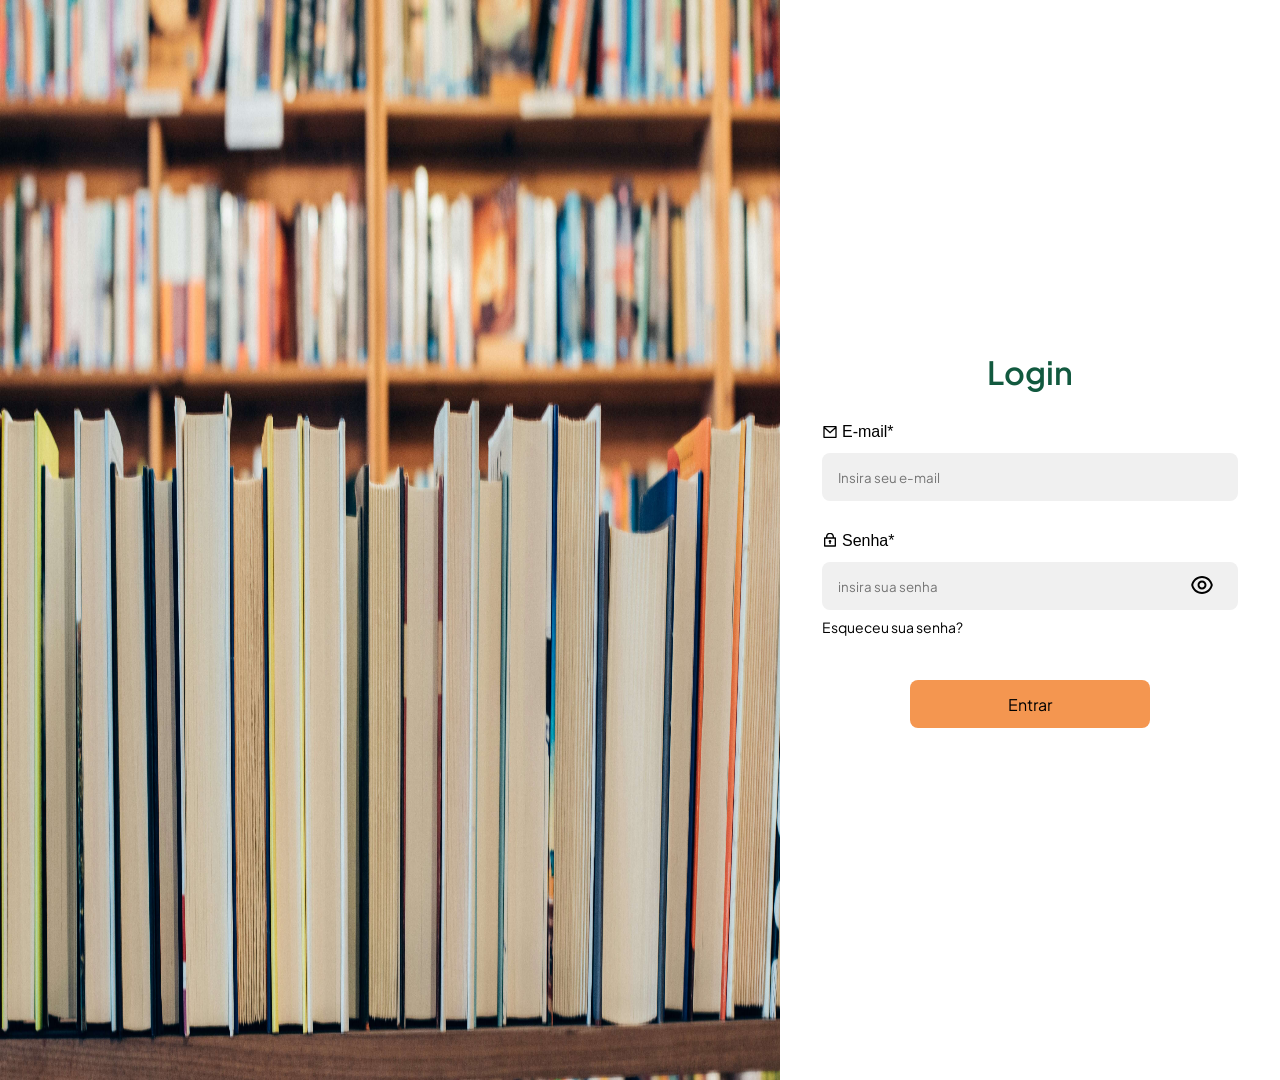
<file: index.html>
<!DOCTYPE html>
<html lang="en">
<head>
  <meta charset="utf-8" />
  <link rel="stylesheet" href="style.css">
  <link rel="preconnect" href="https://fonts.googleapis.com">
  <link rel="preconnect" href="https://fonts.gstatic.com" crossorigin>
  <link href="https://fonts.googleapis.com/css2?family=Plus+Jakarta+Sans:ital,wght@0,200..800;1,200..800&display=swap" rel="stylesheet"></link> 
  <title>SISEP</title>
</head>
<body>
  <div class="tela">
    <img class="imagemdefundo" src="livros.jpg" />
    <div class="coluna">
      <div class="titulologin">Login</div>
      <div class="caixa1">
        <form class="login-form" action="login.php" method="POST">
        <div class="tituloemail">
          <div class="email" ></div>
          E-mail*</div>
          <input type="email" name="email" id="e-mail" placeholder="Insira seu e-mail" required>
      </div>
      <div class="caixa2">
          <div class="titulosenha">Senha*</div>
        <section>          
        <div class="senha" ></div>
        <input type="password" name="senha" id="senha" placeholder="insira sua senha" minlength="8" required>
          <div id="icon" onclick="showHide()"></div>
        </section>
        <div class="esqueceusenha"><a href="senha.html">Esqueceu sua senha?</a></div>
      </div>
        <div class="botaoentrar">
            <input type="submit" name="entrar" id="entrar" value="Entrar">
        </div>
    </form>
  </div>
  <script src="script.js"></script>
</body>
</html>
</file>
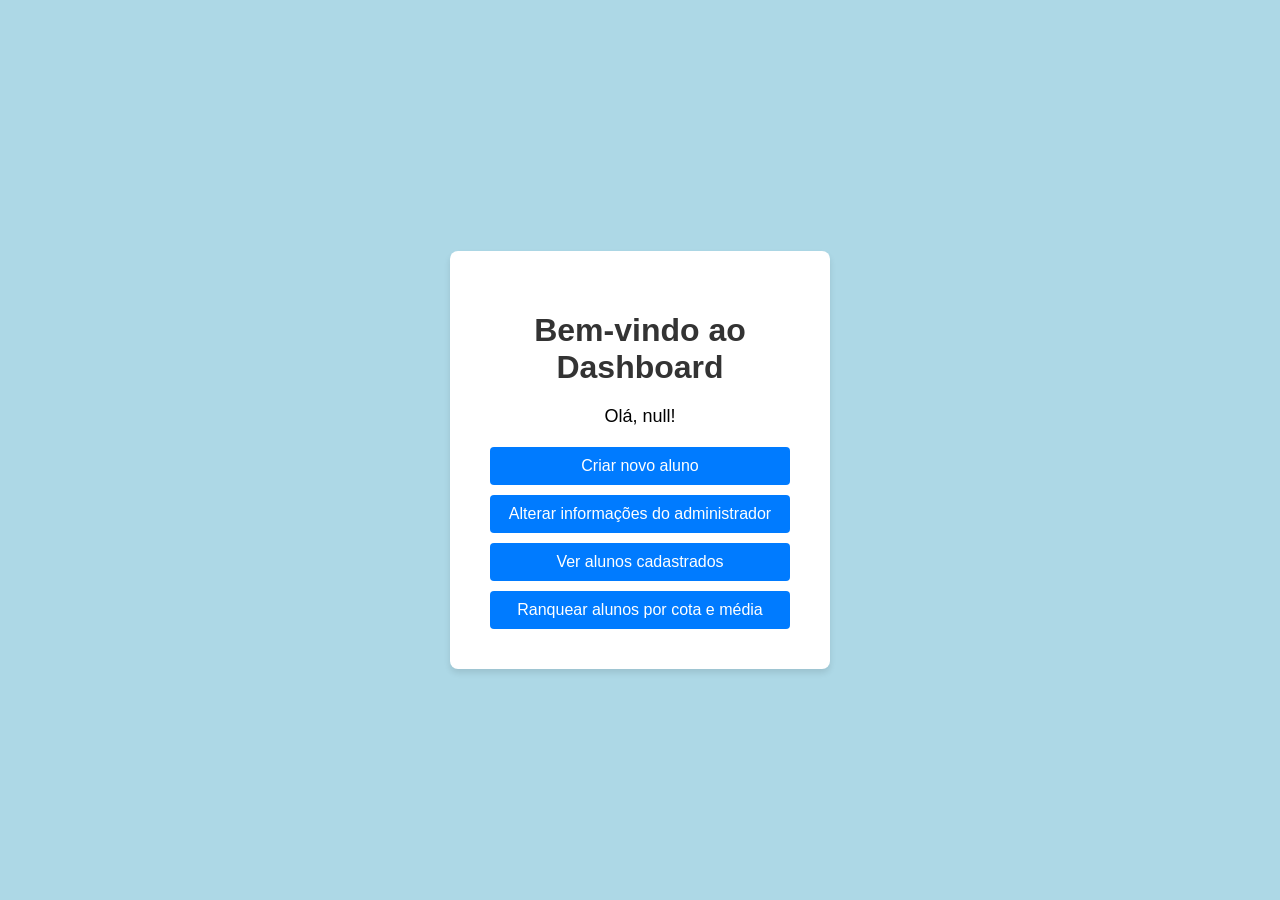
<file: dashboard.html>
<!DOCTYPE html>
<html lang="en">
<head>
    <meta charset="UTF-8">
    <meta name="viewport" content="width=device-width, initial-scale=1.0">
    <title>Dashboard</title>
    <style>
        body {
            background-color: #add8e6;
            font-family: Arial, sans-serif;
            margin: 0;
            padding: 0;
            display: flex;
            justify-content: center;
            align-items: center;
            height: 100vh;
        }
        .dashboard-container {
            background-color: #ffffff;
            border-radius: 8px;
            box-shadow: 0 4px 6px rgba(0, 0, 0, 0.1);
            padding: 40px;
            width: 300px;
            text-align: center;
            margin-top: 20px;
        }
        .dashboard-container h1 {
            color: #333333;
            margin-bottom: 20px;
        }
        .dashboard-container #welcome-message {
            margin-bottom: 20px;
            font-size: 18px;
        }
        .dashboard-container a {
            display: block;
            margin-top: 10px;
            text-decoration: none;
            background-color: #007bff;
            color: #ffffff;
            padding: 10px;
            border-radius: 4px;
            transition: background-color 0.3s ease;
        }
        .dashboard-container a:hover {
            background-color: #0056b3;
        }
    </style>
</head>
<body>
    <div class="dashboard-container">
        <h1>Bem-vindo ao Dashboard</h1>
        <p id="welcome-message"></p>
        <a href="step1.html">Criar novo aluno</a>
        <a href="novo_adm.html">Alterar informações do administrador</a>
        <a href="ver_alunos.php">Ver alunos cadastrados</a>
        <a href="ranquear_alunos.php">Ranquear alunos por cota e média</a>
    </div>

    <script>
        window.onload = function() {
            const urlParams = new URLSearchParams(window.location.search);
            const nome = urlParams.get('nome');

            document.getElementById("welcome-message").innerText = "Olá, " + nome + "!";
        }
    </script>
</body>
</html>
</file>
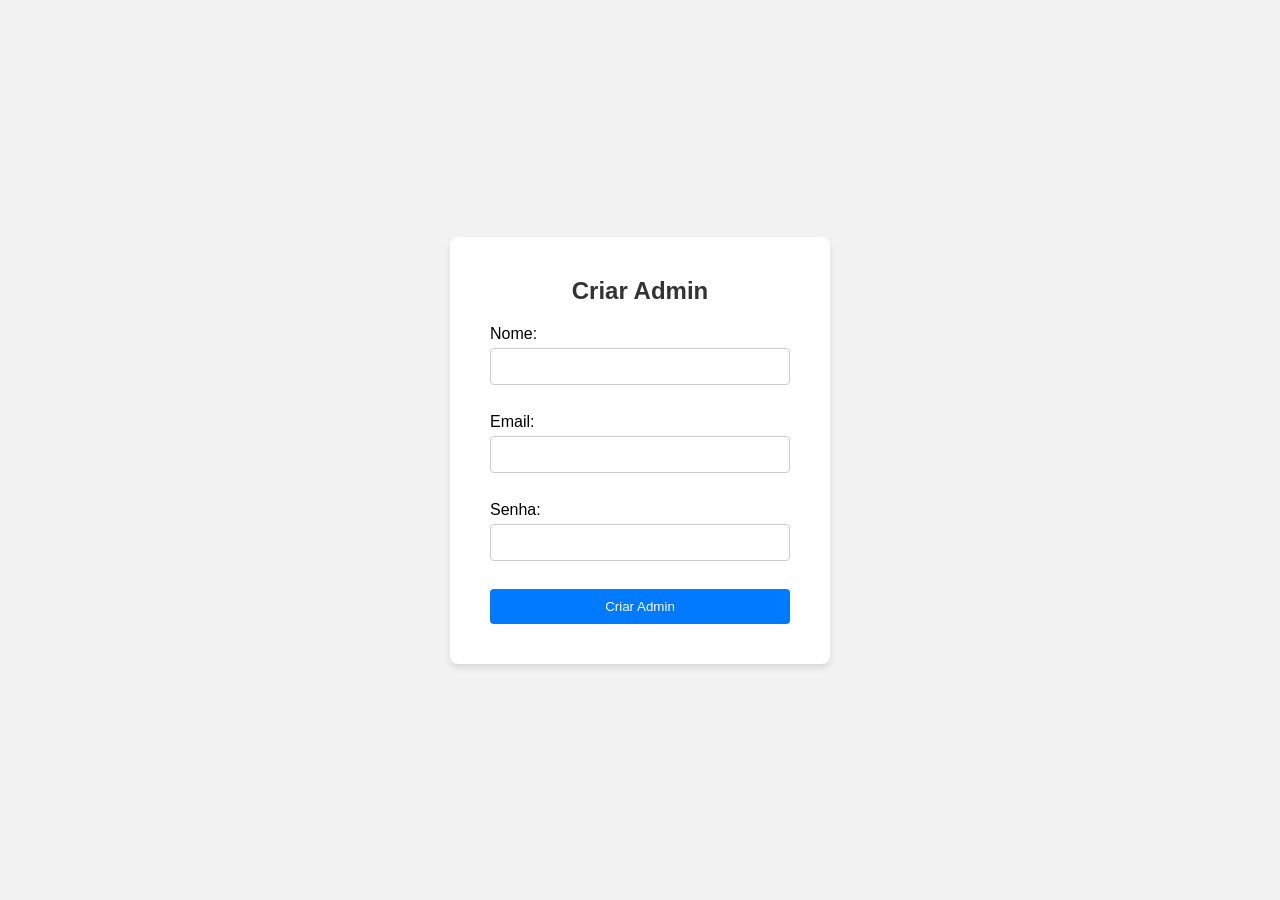
<file: novo_adm.html>
<!DOCTYPE html>
<html lang="en">
<head>
    <meta charset="UTF-8">
    <meta name="viewport" content="width=device-width, initial-scale=1.0">
    <title>Criar Admin</title>
    <style>
        body {
            font-family: Arial, sans-serif;
            background-color: #f2f2f2;
            margin: 0;
            padding: 0;
            display: flex;
            justify-content: center;
            align-items: center;
            min-height: 100vh;
        }
        
        .container {
            background-color: #fff;
            border-radius: 8px;
            box-shadow: 0 4px 6px rgba(0, 0, 0, 0.1);
            padding: 40px;
            width: 300px;
            text-align: center;
        }
        
        h2 {
            margin-top: 0;
            color: #333333;
            margin-bottom: 20px;
        }
        
        label {
            display: block;
            text-align: left;
            margin-bottom: 5px;
        }
        
        input[type="text"],
        input[type="email"],
        input[type="password"] {
            width: 100%;
            padding: 10px;
            margin-bottom: 10px;
            border-radius: 4px;
            border: 1px solid #ccc;
            box-sizing: border-box;
        }
        
        input[type="submit"] {
            width: 100%;
            padding: 10px;
            border: none;
            border-radius: 4px;
            background-color: #007bff;
            color: #fff;
            cursor: pointer;
            transition: background-color 0.3s ease;
        }
        
        input[type="submit"]:hover {
            background-color: #0056b3;
        }
    </style>
</head>
<body>
    <div class="container">
        <h2>Criar Admin</h2>
        <form action="inserir_admin.php" method="post">
            <label for="nome">Nome:</label>
            <input type="text" id="nome" name="nome" required><br><br>
            <label for="email">Email:</label>
            <input type="email" id="email" name="email" required><br><br>
            <label for="senha">Senha:</label>
            <input type="password" id="senha" name="senha" required><br><br>
            <input type="submit" value="Criar Admin">
        </form>
    </div>
</body>
</html>
</file>
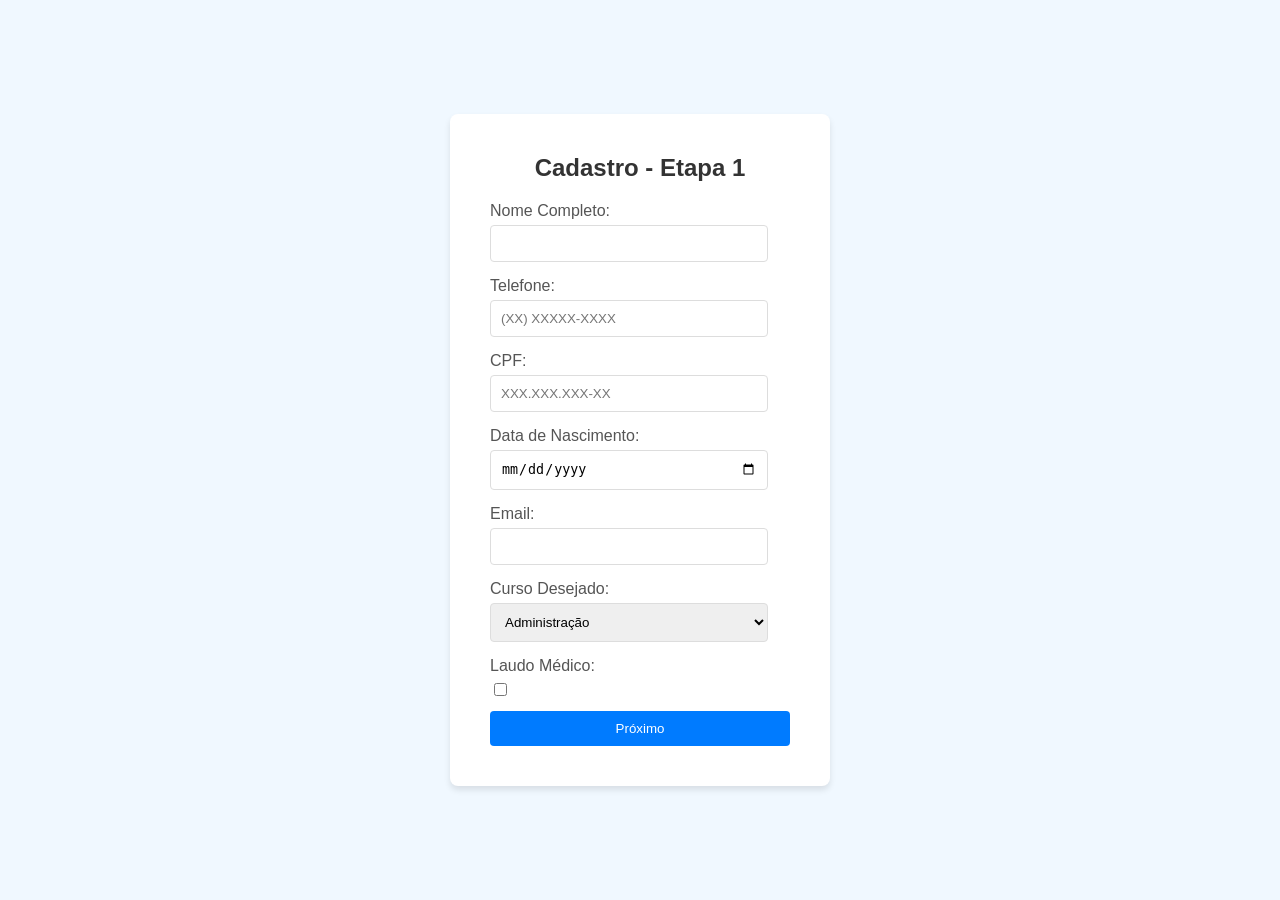
<file: step1.html>
<!DOCTYPE html>
<html lang="pt-br">
<head>
    <meta charset="UTF-8">
    <meta name="viewport" content="width=device-width, initial-scale=1.0">
    <title>Cadastro - Etapa 1</title>
    <style>
        body {
            background-color: #f0f8ff; /* LightSkyBlue */
            font-family: Arial, sans-serif;
            margin: 0;
            padding: 0;
            display: flex;
            justify-content: center;
            align-items: center;
            height: 100vh;
        }
        .cadastro-container {
            background-color: #ffffff;
            border-radius: 8px;
            box-shadow: 0 4px 6px rgba(0, 0, 0, 0.1);
            padding: 40px;
            width: 300px;
        }
        .cadastro-container h2 {
            margin-top: 0;
            text-align: center;
            color: #333333;
        }
        .cadastro-form {
            margin-top: 20px;
        }
        .cadastro-form label {
            display: block;
            margin-bottom: 5px;
            color: #555555;
        }
        .cadastro-form input[type="text"],
        .cadastro-form input[type="tel"],
        .cadastro-form input[type="date"],
        .cadastro-form input[type="email"],
        .cadastro-form select {
            width: calc(100% - 22px); /* Considerando a largura do padding (10px em cada lado) e da borda (1px em cada lado) */
            padding: 10px;
            margin-bottom: 15px;
            border: 1px solid #dddddd;
            border-radius: 4px;
            box-sizing: border-box;
        }
        .cadastro-form input[type="checkbox"] {
            margin-bottom: 15px;
        }
        .cadastro-form input[type="submit"] {
            width: 100%;
            padding: 10px;
            background-color: #007bff; /* Primary color */
            color: #ffffff;
            border: none;
            border-radius: 4px;
            cursor: pointer;
            transition: background-color 0.3s ease;
        }
        .cadastro-form input[type="submit"]:hover {
            background-color: #0056b3; /* Darker primary color */
        }
    </style>
</head>
<body>
    <div class="cadastro-container">
        <h2>Cadastro - Etapa 1</h2>
        <form class="cadastro-form" action="step1.php" method="POST">
            <label for="nome">Nome Completo:</label>
            <input type="text" id="nome" name="nome" required maxlength="100" oninput="formatarNome(this)"><br>
            <label for="telefone">Telefone:</label>
            <input type="tel" id="telefone" name="telefone" maxlength="15" placeholder="(XX) XXXXX-XXXX" oninput="formatarTelefone(this)"><br>
            <label for="cpf">CPF:</label>
            <input type="text" id="cpf" name="cpf" maxlength="14" placeholder="XXX.XXX.XXX-XX" oninput="formatarCPF(this)"><br>
            <label for="data_nascimento">Data de Nascimento:</label>
            <input type="date" id="data_nascimento" name="data_nascimento" required><br>
            <label for="email">Email:</label>
            <input type="email" id="email" name="email" required maxlength="100"><br>
            <label for="curso_desejado">Curso Desejado:</label>
            <select id="curso_desejado" name="curso_desejado">
                <option value="Administração">Administração</option>
                <option value="Fruticultura">Fruticultura</option>
                <option value="Finanças">Finanças</option>
                <option value="Desenvolvimento de Sistemas">Desenvolvimento de Sistemas</option>
            </select><br>
            <label for="laudo_medico">Laudo Médico:</label>
            <input type="checkbox" id="laudo_medico" name="laudo_medico"><br>
            <input type="submit" value="Próximo">
        </form>
    </div>
    <script>
        // Função para formatar o CPF (XXX.XXX.XXX-XX)
        function formatarCPF(campo) {
            var valor = campo.value.replace(/\D/g, ''); // Remove caracteres não numéricos
            var novoValor = '';
            if (valor.length <= 11) {
                if (valor.length < 4) {
                    novoValor = valor;
                } else if (valor.length < 7) {
                    novoValor = valor.substr(0, 3) + '.' + valor.substr(3);
                } else if (valor.length < 10) {
                    novoValor = valor.substr(0, 3) + '.' + valor.substr(3, 3) + '.' + valor.substr(6);
                } else {
                    novoValor = valor.substr(0, 3) + '.' + valor.substr(3, 3) + '.' + valor.substr(6, 3) + '-' + valor.substr(9);
                }
                campo.value = novoValor;
            } else {
                campo.value = campo.value.substr(0, 14);
            }
        }

        // Função para formatar o número de telefone ((XX) XXXXX-YYYY)
        function formatarTelefone(campo) {
            var valor = campo.value.replace(/\D/g, ''); // Remove caracteres não numéricos
            var novoValor = '';
            if (valor.length <= 11) {
                novoValor = '(' + valor.substr(0, 2) + ') ';
                if (valor.length > 2) {
                    novoValor += valor.substr(2, valor.length - 2);
                    if (valor.length > 7) {
                        novoValor = novoValor.substr(0, 10) + '-' + novoValor.substr(10);
                    }
                }
                campo.value = novoValor;
            } else {
                campo.value = campo.value.substr(0, 15);
            }
        }

        // Função para formatar o nome completo (primeira letra maiúscula)
        function formatarNome(campo) {
            var nome = campo.value.toLowerCase(); // Converte para minúsculas
            nome = nome.replace(/(?:^|\s)\S/g, function(a) { return a.toUpperCase(); }); // Primeiras letras maiúsculas
            campo.value = nome;
        }
    </script>
</body>
</html>
</file>
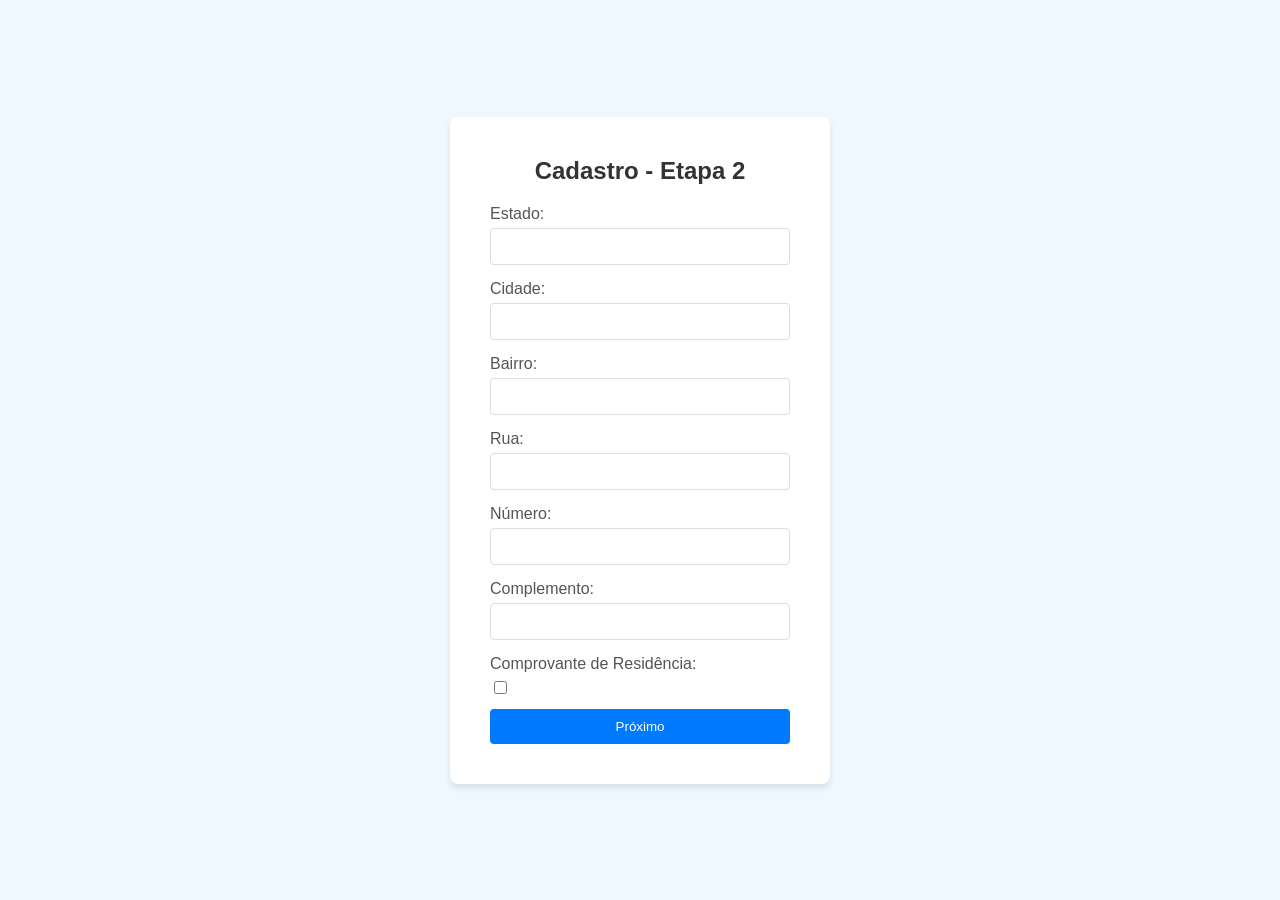
<file: step2.html>
<!DOCTYPE html>
<html lang="pt-br">
<head>
    <meta charset="UTF-8">
    <meta name="viewport" content="width=device-width, initial-scale=1.0">
    <title>Cadastro - Etapa 2</title>
    <style>
        body {
            background-color: #f0f8ff; /* LightSkyBlue */
            font-family: Arial, sans-serif;
            margin: 0;
            padding: 0;
            display: flex;
            justify-content: center;
            align-items: center;
            height: 100vh;
        }
        .cadastro-container {
            background-color: #ffffff;
            border-radius: 8px;
            box-shadow: 0 4px 6px rgba(0, 0, 0, 0.1);
            padding: 40px;
            width: 300px;
        }
        .cadastro-container h2 {
            margin-top: 0;
            text-align: center;
            color: #333333;
        }
        .cadastro-form {
            margin-top: 20px;
        }
        .cadastro-form label {
            display: block;
            margin-bottom: 5px;
            color: #555555;
        }
        .cadastro-form input[type="text"],
        .cadastro-form input[type="email"],
        .cadastro-form select {
            width: 100%;
            padding: 10px;
            margin-bottom: 15px;
            border: 1px solid #dddddd;
            border-radius: 4px;
            box-sizing: border-box;
        }
        .cadastro-form input[type="checkbox"] {
            margin-bottom: 15px;
        }
        .cadastro-form input[type="submit"] {
            width: 100%;
            padding: 10px;
            background-color: #007bff; /* Primary color */
            color: #ffffff;
            border: none;
            border-radius: 4px;
            cursor: pointer;
            transition: background-color 0.3s ease;
        }
        .cadastro-form input[type="submit"]:hover {
            background-color: #0056b3; /* Darker primary color */
        }
    </style>
</head>
<body>
    <div class="cadastro-container">
        <h2>Cadastro - Etapa 2</h2>
        <form class="cadastro-form" action="step2.php" method="POST">
            <!-- Campos para a segunda etapa do cadastro -->
            <label for="estado">Estado:</label>
            <input type="text" id="estado" name="estado" required maxlength="50"><br>
            <label for="cidade">Cidade:</label>
            <input type="text" id="cidade" name="cidade" required maxlength="50"><br>
            <label for="bairro">Bairro:</label>
            <input type="text" id="bairro" name="bairro" required maxlength="50"><br>
            <label for="rua">Rua:</label>
            <input type="text" id="rua" name="rua" required maxlength="100"><br>
            <label for="numero">Número:</label>
            <input type="text" id="numero" name="numero" required maxlength="10"><br>
            <label for="complemento">Complemento:</label>
            <input type="text" id="complemento" name="complemento" maxlength="100"><br>
            <label for="comprovante_residencia">Comprovante de Residência:</label>
            <input type="checkbox" id="comprovante_residencia" name="comprovante_residencia"><br>
            <input type="submit" value="Próximo">
        </form>
    </div>
</body>
</html>
</file>
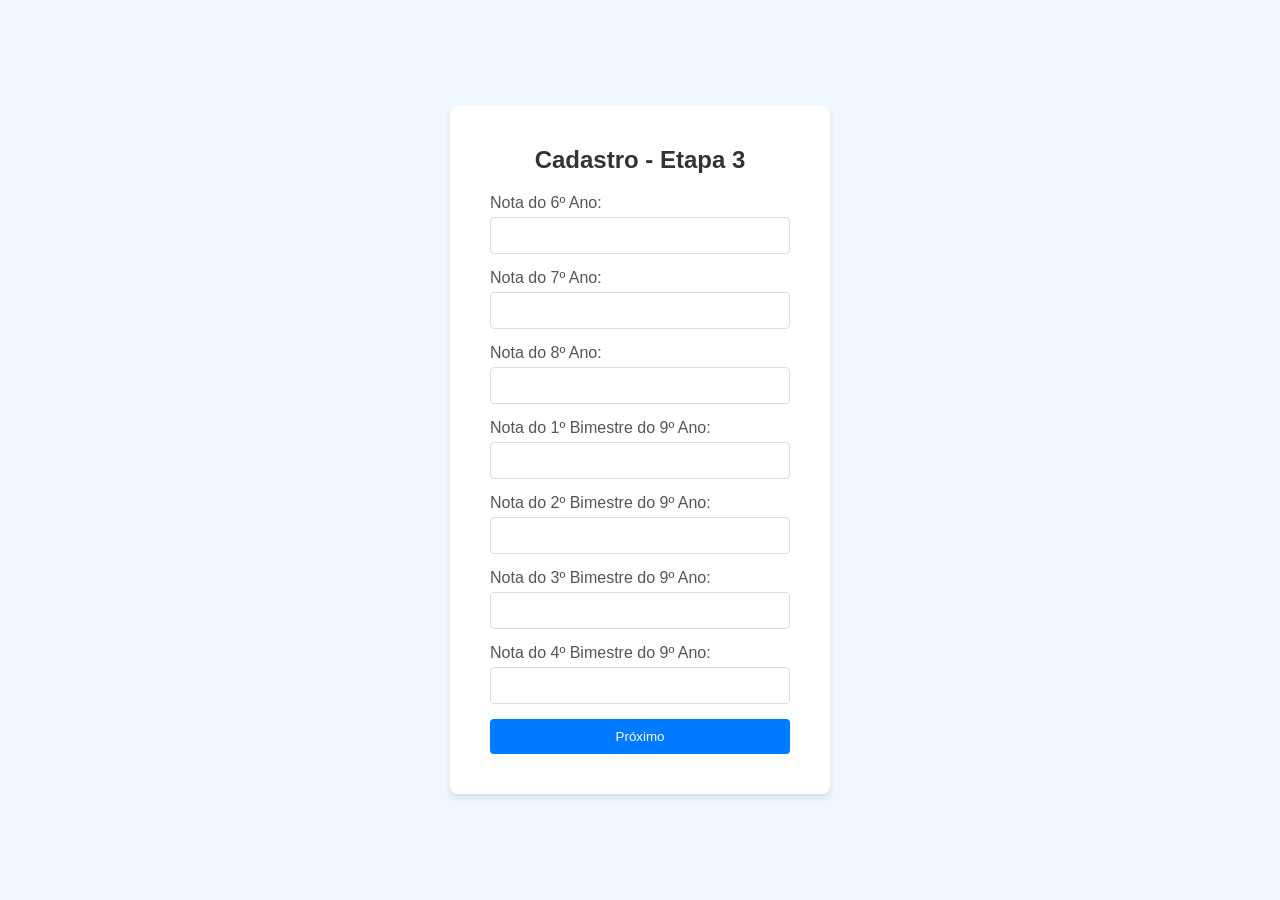
<file: step3.html>
<!DOCTYPE html>
<html lang="pt-br">
<head>
    <meta charset="UTF-8">
    <meta name="viewport" content="width=device-width, initial-scale=1.0">
    <title>Cadastro - Etapa 3</title>
    <style>
        body {
            background-color: #f0f8ff; /* LightSkyBlue */
            font-family: Arial, sans-serif;
            margin: 0;
            padding: 0;
            display: flex;
            justify-content: center;
            align-items: center;
            height: 100vh;
        }
        .cadastro-container {
            background-color: #ffffff;
            border-radius: 8px;
            box-shadow: 0 4px 6px rgba(0, 0, 0, 0.1);
            padding: 40px;
            width: 300px;
        }
        .cadastro-container h2 {
            margin-top: 0;
            text-align: center;
            color: #333333;
        }
        .cadastro-form {
            margin-top: 20px;
        }
        .cadastro-form label {
            display: block;
            margin-bottom: 5px;
            color: #555555;
        }
        .cadastro-form input[type="text"],
        .cadastro-form input[type="number"] {
            width: 100%;
            padding: 10px;
            margin-bottom: 15px;
            border: 1px solid #dddddd; /* Primary color */
            border-radius: 4px;
            box-sizing: border-box;
        }
        .cadastro-form input[type="number"]::-webkit-inner-spin-button,
        .cadastro-form input[type="number"]::-webkit-outer-spin-button {
            -webkit-appearance: none;
            margin: 0;
        }
        
        .cadastro-form input[type="submit"] {
            width: 100%;
            padding: 10px;
            background-color: #007bff; /* Primary color */
            color: #ffffff;
            border: none;
            border-radius: 4px;
            cursor: pointer;
            transition: background-color 0.3s ease;
        }
        .cadastro-form input[type="submit"]:hover {
            background-color: #0056b3; /* Darker primary color */
        }
    </style>
</head>
<body>
    <div class="cadastro-container">
        <h2>Cadastro - Etapa 3</h2>
        <form class="cadastro-form" action="step3.php" method="POST">
            <label for="nota_sexto">Nota do 6º Ano:</label>
            <input type="number" id="nota_sexto" name="nota_sexto" required min="0" max="10" step="0.01"><br>
            <label for="nota_setimo">Nota do 7º Ano:</label>
            <input type="number" id="nota_setimo" name="nota_setimo" required min="0" max="10" step="0.01"><br>
            <label for="nota_oitavo">Nota do 8º Ano:</label>
            <input type="number" id="nota_oitavo" name="nota_oitavo" required min="0" max="10" step="0.01"><br>
            <label for="nota_nonobim1">Nota do 1º Bimestre do 9º Ano:</label>
            <input type="number" id="nota_nonobim1" name="nota_nonobim1" required min="0" max="10" step="0.01"><br>
            <label for="nota_nonobim2">Nota do 2º Bimestre do 9º Ano:</label>
            <input type="number" id="nota_nonobim2" name="nota_nonobim2" required min="0" max="10" step="0.01"><br>
            <label for="nota_nonobim3">Nota do 3º Bimestre do 9º Ano:</label>
            <input type="number" id="nota_nonobim3" name="nota_nonobim3" required min="0" max="10" step="0.01"><br>
            <label for="nota_nonobim4">Nota do 4º Bimestre do 9º Ano:</label>
            <input type="number" id="nota_nonobim4" name="nota_nonobim4" min="0" max="10" step="0.01"><br>
            <input type="submit" value="Próximo">
        </form>
    </div>
</body>
</html>
</file>
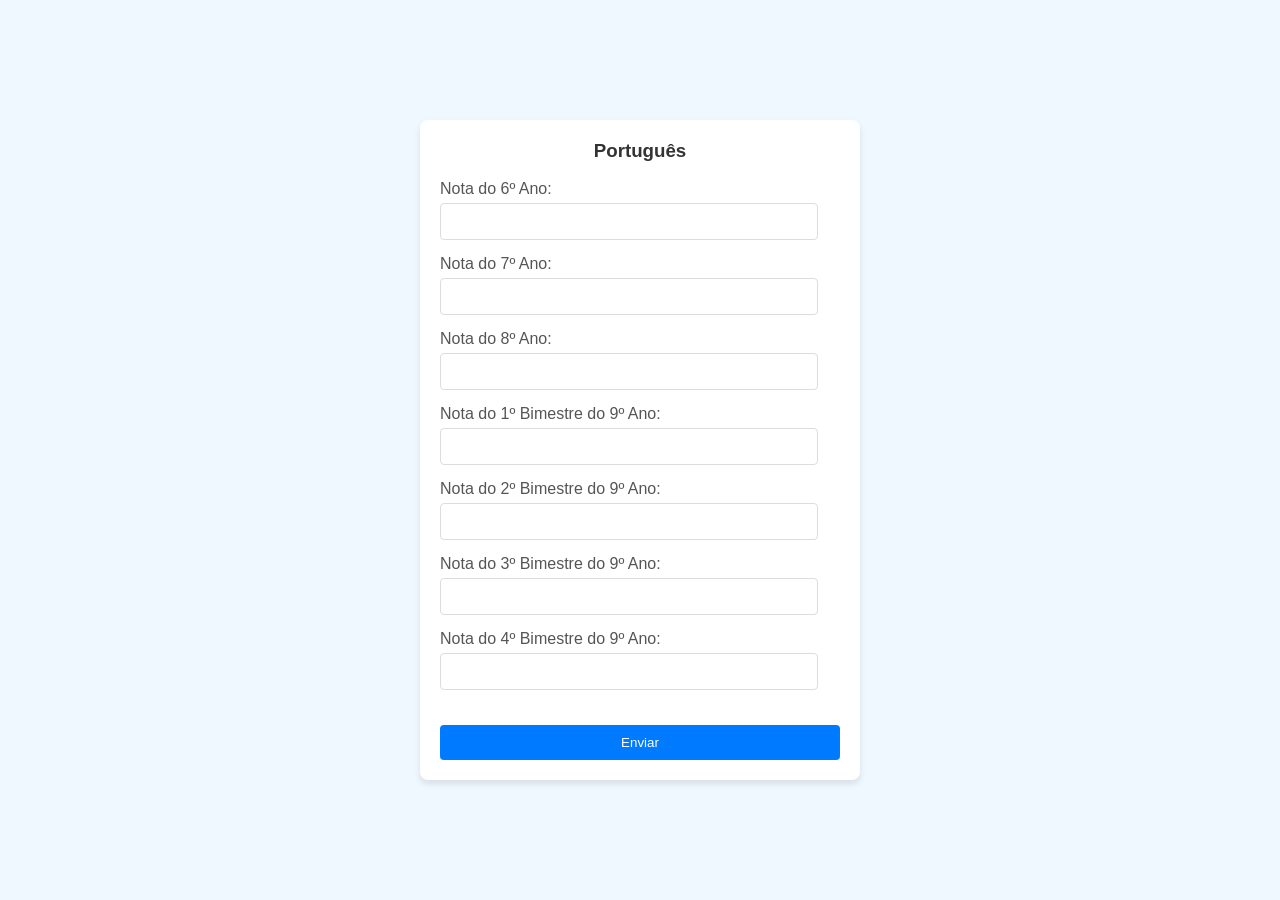
<file: step4.html>
<!DOCTYPE html>
<html lang="pt-br">
<head>
    <meta charset="UTF-8">
    <meta name="viewport" content="width=device-width, initial-scale=1.0">
    <title>Cadastro - Etapa 4</title>
    <style>
        body {
            background-color: #f0f8ff; /* LightSkyBlue */
            font-family: Arial, sans-serif;
            margin: 0;
            padding: 0;
            display: flex;
            justify-content: center;
            align-items: center;
            height: 100vh;
        }
        .cadastro-container {
            background-color: #ffffff;
            border-radius: 8px;
            box-shadow: 0 4px 6px rgba(0, 0, 0, 0.1);
            padding: 20px; /* Reduzido o padding */
            width: 400px; /* Reduzido a largura */
            display: flex;
            flex-direction: column; /* Organizado em coluna */
            align-items: center; /* Centralizado horizontalmente */
        }
        .cadastro-form {
            width: 100%; /* Definindo a largura de cada formulário para 100% */
            margin-bottom: 20px; /* Adiciona espaço entre os formulários */
        }
        .cadastro-form h3 {
            margin-top: 0;
            text-align: center;
            color: #333333;
        }
        .cadastro-form label {
            display: block;
            margin-bottom: 5px;
            color: #555555;
        }
        .cadastro-form input[type="number"] {
            width: calc(100% - 22px); /* Alterado para permitir a largura do botão de spin */
            padding: 10px;
            margin-bottom: 15px;
            border: 1px solid #dddddd; /* Primary color */
            border-radius: 4px;
            box-sizing: border-box;
        }
        .cadastro-form input[type="number"]::-webkit-inner-spin-button,
        .cadastro-form input[type="number"]::-webkit-outer-spin-button {
            -webkit-appearance: none;
            margin: 0;
        }
        #enviar-button {
            width: 100%; /* Largura igual ao formulário */
            padding: 10px;
            background-color: #007bff; /* Primary color */
            color: #ffffff;
            border: none;
            border-radius: 4px;
            cursor: pointer;
            transition: background-color 0.3s ease;
        }
        #enviar-button:hover {
            background-color: #0056b3; /* Darker primary color */
        }
    </style>
</head>
<body>
    <div class="cadastro-container">
        <form class="cadastro-form" action="step4.php" method="POST">
            <h3>Português</h3>
            <label for="nota_portugues_sexto">Nota do 6º Ano:</label>
            <input type="number" id="nota_portugues_sexto" name="nota_portugues_sexto" required min="0" max="10" step="0.01"><br>
            <label for="nota_portugues_setimo">Nota do 7º Ano:</label>
            <input type="number" id="nota_portugues_setimo" name="nota_portugues_setimo" required min="0" max="10" step="0.01"><br>
            <label for="nota_portugues_oitavo">Nota do 8º Ano:</label>
            <input type="number" id="nota_portugues_oitavo" name="nota_portugues_oitavo" required min="0" max="10" step="0.01"><br>
            <label for="nota_portugues_nonobim1">Nota do 1º Bimestre do 9º Ano:</label>
            <input type="number" id="nota_portugues_nonobim1" name="nota_portugues_nonobim1" required min="0" max="10" step="0.01"><br>
            <label for="nota_portugues_nonobim2">Nota do 2º Bimestre do 9º Ano:</label>
            <input type="number" id="nota_portugues_nonobim2" name="nota_portugues_nonobim2" required min="0" max="10" step="0.01"><br>
            <label for="nota_portugues_nonobim3">Nota do 3º Bimestre do 9º Ano:</label>
            <input type="number" id="nota_portugues_nonobim3" name="nota_portugues_nonobim3" required min="0" max="10" step="0.01"><br>
            <label for="nota_portugues_nonobim4">Nota do 4º Bimestre do 9º Ano:</label>
            <input type="number" id="nota_portugues_nonobim4" name="nota_portugues_nonobim4" min="0" max="10" step="0.01"><br>
        </form>
        <button id="enviar-button" type="submit">Enviar</button>
    </div>
</body>
</html>
</file>
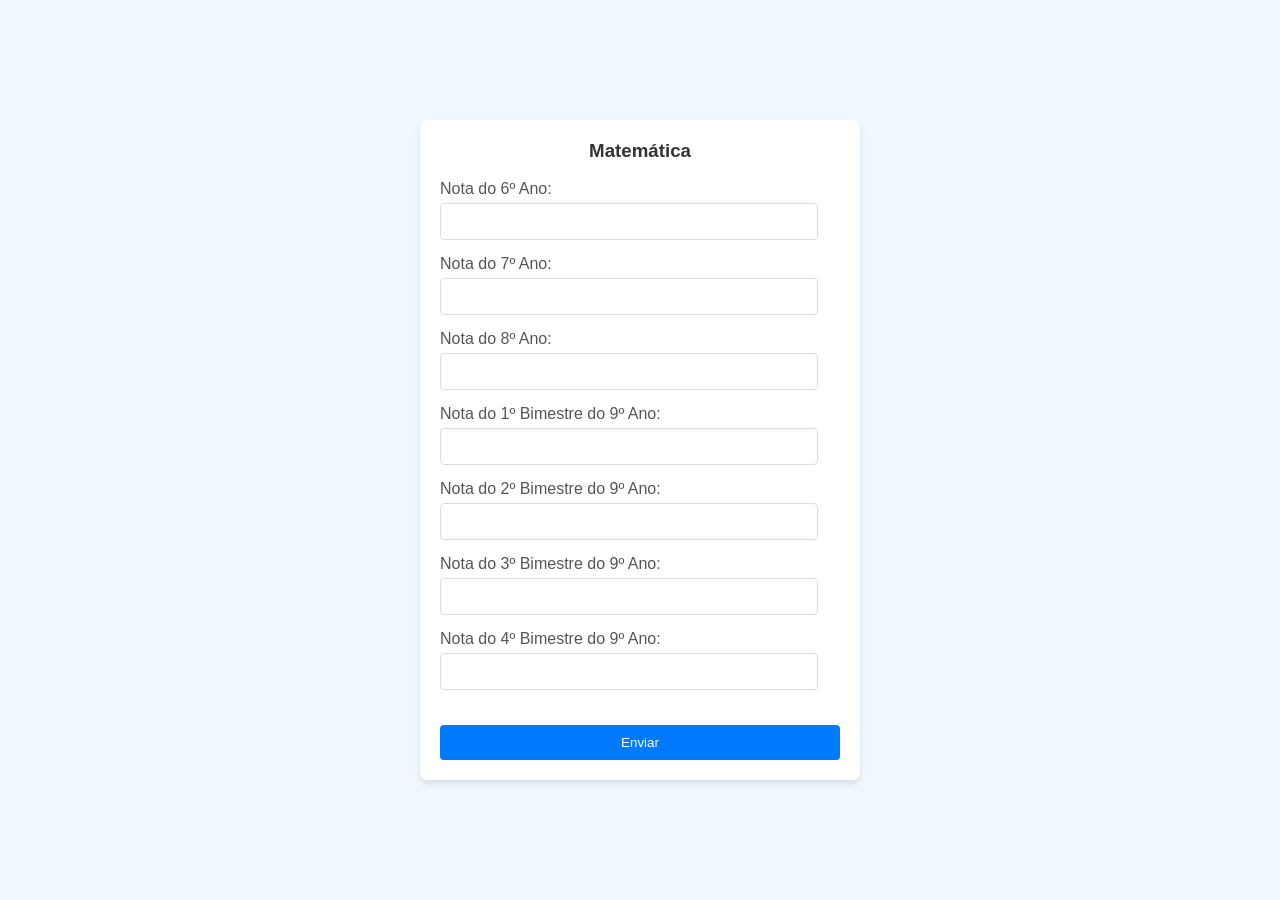
<file: step5.html>
<!DOCTYPE html>
<html lang="pt-br">
<head>
    <meta charset="UTF-8">
    <meta name="viewport" content="width=device-width, initial-scale=1.0">
    <title>Cadastro - Etapa 5</title>
    <style>
        body {
            background-color: #f0f8ff; /* LightSkyBlue */
            font-family: Arial, sans-serif;
            margin: 0;
            padding: 0;
            display: flex;
            justify-content: center;
            align-items: center;
            height: 100vh;
        }
        .cadastro-container {
            background-color: #ffffff;
            border-radius: 8px;
            box-shadow: 0 4px 6px rgba(0, 0, 0, 0.1);
            padding: 20px; /* Reduzido o padding */
            width: 400px; /* Reduzido a largura */
            display: flex;
            flex-direction: column; /* Organizado em coluna */
            align-items: center; /* Centralizado horizontalmente */
        }
        .cadastro-form {
            width: 100%; /* Definindo a largura de cada formulário para 100% */
            margin-bottom: 20px; /* Adiciona espaço entre os formulários */
        }
        .cadastro-form h3 {
            margin-top: 0;
            text-align: center;
            color: #333333;
        }
        .cadastro-form label {
            display: block;
            margin-bottom: 5px;
            color: #555555;
        }
        .cadastro-form input[type="number"] {
            width: calc(100% - 22px); /* Alterado para permitir a largura do botão de spin */
            padding: 10px;
            margin-bottom: 15px;
            border: 1px solid #dddddd; /* Primary color */
            border-radius: 4px;
            box-sizing: border-box;
        }
        .cadastro-form input[type="number"]::-webkit-inner-spin-button,
        .cadastro-form input[type="number"]::-webkit-outer-spin-button {
            -webkit-appearance: none;
            margin: 0;
        }
        #enviar-button {
            width: 100%; /* Largura igual ao formulário */
            padding: 10px;
            background-color: #007bff; /* Primary color */
            color: #ffffff;
            border: none;
            border-radius: 4px;
            cursor: pointer;
            transition: background-color 0.3s ease;
        }
        #enviar-button:hover {
            background-color: #0056b3; /* Darker primary color */
        }
    </style>
</head>
<body>
    <div class="cadastro-container">
        <form class="cadastro-form" action="step4.php" method="POST">
            <h3>Matemática</h3>
            <label for="nota_matematica_sexto">Nota do 6º Ano:</label>
            <input type="number" id="nota_matematica_sexto" name="nota_matematica_sexto" required min="0" max="10" step="0.01"><br>
            <label for="nota_matematica_setimo">Nota do 7º Ano:</label>
            <input type="number" id="nota_matematica_setimo" name="nota_matematica_setimo" required min="0" max="10" step="0.01"><br>
            <label for="nota_matematica_oitavo">Nota do 8º Ano:</label>
            <input type="number" id="nota_matematica_oitavo" name="nota_matematica_oitavo" required min="0" max="10" step="0.01"><br>
            <label for="nota_matematica_nonobim1">Nota do 1º Bimestre do 9º Ano:</label>
            <input type="number" id="nota_matematica_nonobim1" name="nota_matematica_nonobim1" required min="0" max="10" step="0.01"><br>
            <label for="nota_matematica_nonobim2">Nota do 2º Bimestre do 9º Ano:</label>
            <input type="number" id="nota_matematica_nonobim2" name="nota_matematica_nonobim2" required min="0" max="10" step="0.01"><br>
            <label for="nota_matematica_nonobim3">Nota do 3º Bimestre do 9º Ano:</label>
            <input type="number" id="nota_matematica_nonobim3" name="nota_matematica_nonobim3" required min="0" max="10" step="0.01"><br>
            <label for="nota_matematica_nonobim4">Nota do 4º Bimestre do 9º Ano:</label>
            <input type="number" id="nota_matematica_nonobim4" name="nota_matematica_nonobim4" min="0" max="10" step="0.01"><br>
        </form>
        <button id="enviar-button" type="submit">Enviar</button>
    </div>
</body>
</html>
</file>
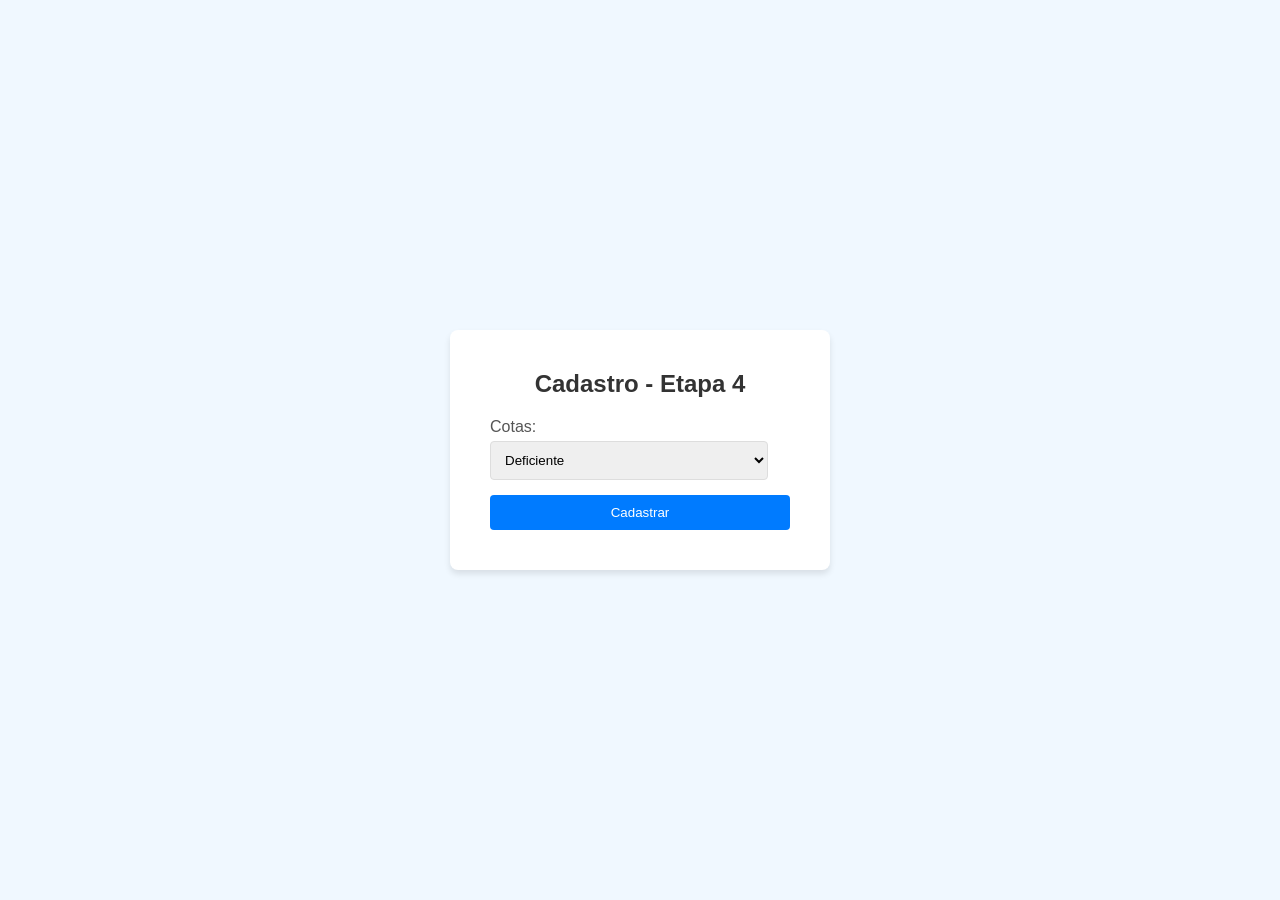
<file: step6.html>
<!DOCTYPE html>
<html lang="pt-br">
<head>
    <meta charset="UTF-8">
    <meta name="viewport" content="width=device-width, initial-scale=1.0">
    <title>Cadastro - Etapa 4</title>
    <style>
        body {
            background-color: #f0f8ff; /* LightSkyBlue */
            font-family: Arial, sans-serif;
            margin: 0;
            padding: 0;
            display: flex;
            justify-content: center;
            align-items: center;
            height: 100vh;
        }
        .cadastro-container {
            background-color: #ffffff;
            border-radius: 8px;
            box-shadow: 0 4px 6px rgba(0, 0, 0, 0.1);
            padding: 40px;
            width: 300px;
        }
        .cadastro-container h2 {
            margin-top: 0;
            text-align: center;
            color: #333333;
        }
        .cadastro-form {
            margin-top: 20px;
        }
        .cadastro-form label {
            display: block;
            margin-bottom: 5px;
            color: #555555;
        }
        .cadastro-form select {
            width: calc(100% - 22px); /* Considerando a largura do padding (10px em cada lado) e da borda (1px em cada lado) */
            padding: 10px;
            margin-bottom: 15px;
            border: 1px solid #dddddd;
            border-radius: 4px;
            box-sizing: border-box;
        }
        .cadastro-form input[type="submit"] {
            width: 100%;
            padding: 10px;
            background-color: #007bff; /* Primary color */
            color: #ffffff;
            border: none;
            border-radius: 4px;
            cursor: pointer;
            transition: background-color 0.3s ease;
        }
        .cadastro-form input[type="submit"]:hover {
            background-color: #0056b3; /* Darker primary color */
        }
    </style>
</head>
<body>
    <div class="cadastro-container">
        <h2>Cadastro - Etapa 4</h2>
        <form class="cadastro-form" action="step5.php" method="POST">
            <label for="cotas">Cotas:</label>
            <select id="cotas" name="cotas">
                <option value="Deficiente">Deficiente</option>
                <option value="Escola Privada">Escola Privada</option>
                <option value="Localidade">Localidade</option>
                <option value="Ampla Concorrência">Ampla Concorrência</option>
            </select><br>
            <input type="submit" value="Cadastrar">
        </form>
    </div>
</body>
</html>
</file>
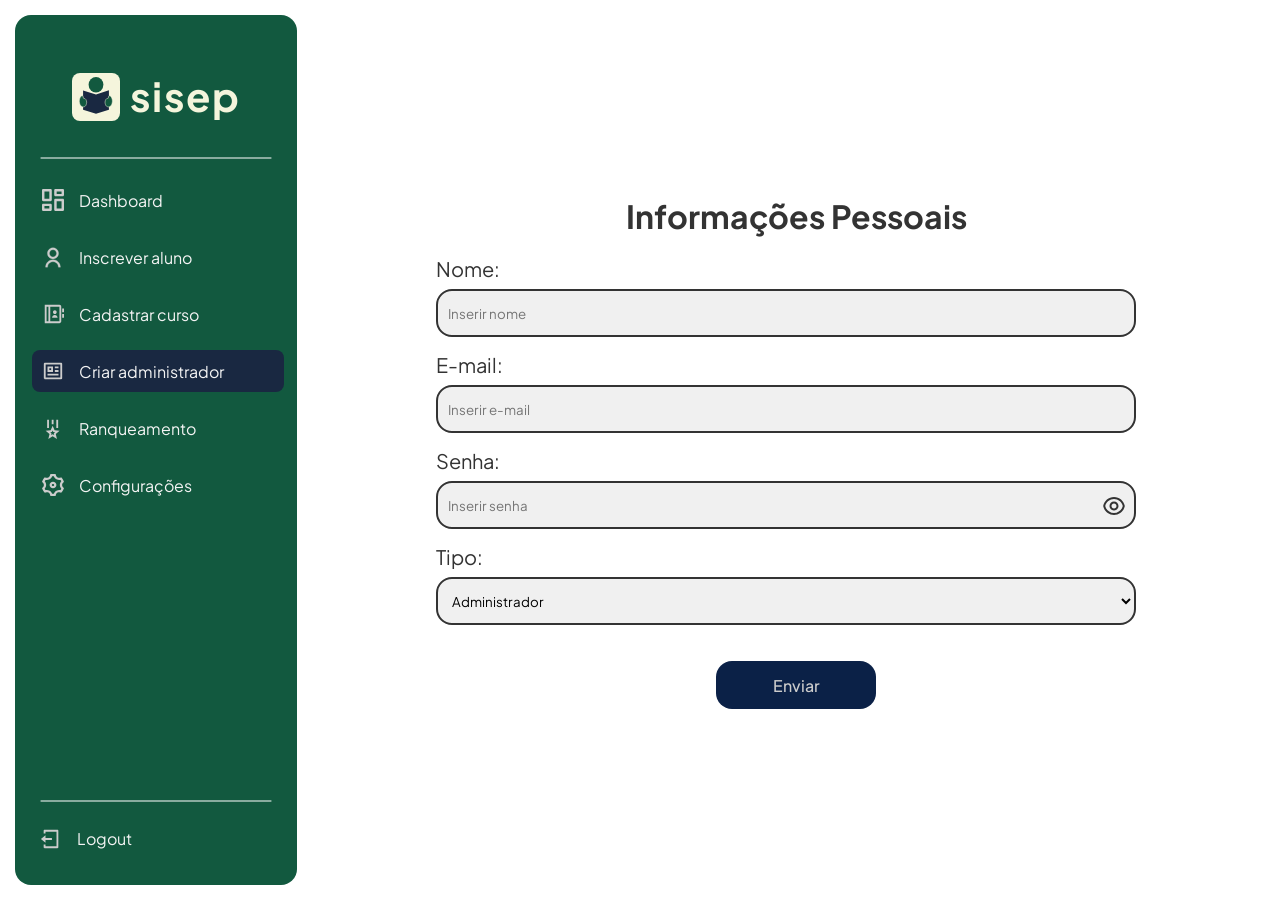
<file: SISEP/criar administrador - desenvolvedor.html>
<!DOCTYPE html>
<html lang="pt-BR">

<head>
    <meta charset="UTF-8">
    <meta name="viewport" content="width=device-width, initial-scale=1.0">
    <title>Criar Administrador</title>
    <link rel="stylesheet" href="https://fonts.googleapis.com/css2?family=Plus+Jakarta+Sans:wght@400;500;600;700&display=swap">

    <link rel="icon" href="logo.svg" type="image/svg">

    <style>
        * {
            margin: 0;
            padding: 0;
            box-sizing: border-box;
            font-family: 'Plus Jakarta Sans', sans-serif;
        }

        body {
            height: 100vh;
            background-color: #f4f4f4;
            display: flex;
            justify-content: center;
            align-items: center;
        }

        .dashboard {
            display: flex;
            width: 100%;
            height: 100%;
            background-color: white;
            overflow: hidden;
        }

        .sidebar {
            background-color: #12593f;
            padding: 15px;
            display: flex;
            flex-direction: column;
            align-items: center;
            color: #f5f5dc;
            width: 288px;
            margin: 15px;
            border-radius: 16px;
        }

        .linha {
            width: 232px;
            height: auto;
            margin-top: 16px;
        }

        .logo {
            display: flex;
            align-items: flex-end;
            margin: 20px;
            margin-top: 40px;
        }

        .logo-icon {
            width: 48px;
            height: 48px;
            margin-right: 10px;
        }

        .sisep {
            font-size: 40px;
            letter-spacing: 0.04em;
        }

        .menu {
            list-style: none;
            width: 100%;
            padding: 0;
            margin-top: 16px;
            margin-left: 4px;
        }

        .menu-item {
            display: flex;
            align-items: center;
            padding: 10px;
            margin-bottom: 15px;
            border-radius: 8px;
            transition: background-color 0.3s ease-in-out;
            cursor: pointer;
        }

        .menu-item.active,
        .menu-item:hover {
            background-color: #192841;
        }

        .menu-icon {
            width: 22px;
            height: 22px;
            margin-right: 15px;
        }

        .linha1 {
            height: auto;
            display: flex;
            margin: auto;
            justify-content: center;
            width: 232px;
        }

        .menu-i {
            width: 22px;
            height: 22px;
            margin-right: 15px;
        }

        .logout-section {
            display: flex;
            padding: 10px;
            border-radius: 8px;
            height: auto;
            margin-top: auto;
            flex-direction: column;
            width: auto;
        }

        .logout-section .botao {
            transition: background-color 0.3s ease-in-out;
            cursor: pointer;
            display: flex;
            border-radius: 8px;
            width: auto;
            padding: 10px;
            margin-left: -10px;
            margin-top: 16px;
            margin-right: -8px;
        }

        .logout-section .botao:hover {
            background-color: #192841;
        }

        .content {
            display: flex;
            flex-direction: column;
            align-items: center;
            justify-content: center;
            padding: 15px;
            width: 100%;
            height: 100%;
            margin-top: -100px;
        }

        .informacoes-pessoais {
            font-size: 32px;
            font-weight: bold;
            color: #333333;
            margin-bottom: 20px;
        }

        .form-container {
            width: 100%;
            max-width: 720px;
        }

        .nome,
        .e-mail,
        .senha,
        .tipo {
            color: #333333;
            font-size: 20px;
            margin-bottom: 15px;
        }

        .tipo {
            margin-top: 8px;
            text-align: left;
            font-size: 20px;
            align-items: flex-start;
        }

        input[type="text"],
        input[type="password"],
        #tipo {
            background-color: #f0f0f0;
            border-radius: 16px;
            border: 2px solid #333333;
            height: 48px;
            margin-top: 8px;
            padding: 0 10px;
            width: calc(100% - 20px);
        }

        .botao-enviar {
            background: var(--azul-2, #0b2147);
            font-size: 16px;
            font-weight: 500;
            color: #cccccc;
            border-radius: 16px;
            width: 160px;
            height: 48px;
            cursor: pointer;
            border: none;
            text-decoration: none;
            display: flex;
            align-items: center;
            justify-content: center;
            margin: 5% auto;
        }

        .dashboard1,
        .inscrever-aluno1,
        .cadastrar-curso,
        .criar-administrador,
        .ranqueamento,
        .configuracoes,
        .logout {
            text-decoration: none;
            cursor: pointer;
            color: #f4f4f4;
        }

        .senha-container {
            position: relative;
            width: 100%;
            height: 56px;
            margin-top: 8px;
        }

        #icon {
            position: absolute;
            right: 30px;
            top: 50%;
            transform: translateY(75%);
            background: url("olhoaberto.svg") no-repeat center center;
            background-size: cover;
            width: 24px;
            height: 24px;
            cursor: pointer;
        }

        #icon.hide {
            background: url("olhofechado.svg") no-repeat center center;
        }
    </style>
</head>

<body>
    <div class="dashboard">
        <div class="sidebar">
            <div class="logo">
                <img src="logo.svg" alt="Sisep Logo" class="logo-icon">
                <b class="sisep">sisep</b>
            </div>
            <div class="linha0">
                <img src="linha.svg" class="linha">
            </div>
            <ul class="menu">
                <li class="menu-item">
                    <img src="dash.svg" alt="Dashboard Icon" class="menu-icon">
                    <a class="dashboard1" href="guide - desenvolvedor.php">Dashboard</a>
                </li>
                <li class="menu-item">
                    <img src="aluno.svg" alt="Inscrever Aluno Icon" class="menu-icon">
                    <a class="inscrever-aluno1" href="inscrever aluno - administrador.php">Inscrever aluno</a>
                </li>
                <li class="menu-item">
                    <img src="livro.svg" alt="Criar curso" class="menu-icon">
                    <a class="inscrever-aluno1" href="criar curso - desenvolvedor.php">Cadastrar curso</a>
                </li>
                <li class="menu-item active">
                    <img src="adm.svg" alt="Criar Administrador Icon" class="menu-icon">
                    <a class="criar-administrador" href="criar administrador - desenvolvedor.html">Criar administrador</a>
                </li>
                <li class="menu-item">
                    <img src="ranq.svg" alt="Ranqueamento Icon" class="menu-icon">
                    <a class="ranqueamento" href="ranque.php">Ranqueamento</a>
                </li>
                <li class="menu-item">
                    <img src="conf.svg" alt="Configurações Icon" class="menu-icon">
                    <a class="configuracoes" href="configuracoes - desenvolvedor.html">Configurações</a>
                </li>
            </ul>
            <div class="logout-section">
                <img src="linha.svg" class="linha1">
                <div class="botao">
                    <img src="sair.svg" alt="Logout Icon" class="menu-i">
                    <a class="logout" href="login.html">Logout</a>
                </div>
            </div>
        </div>
        <div class="content">
            <div class="informacoes-pessoais">Informações Pessoais</div>
            <div class="form-container">
                <form action="inserir_admin.php">
                    <div class="nome">
                        <label for="nome">Nome:</label>
                        <input type="text" id="nome" name="nome" placeholder="Inserir nome" required>
                    </div>
                    <div class="e-mail">
                        <label for="e-mail">E-mail:</label>
                        <input type="text" id="e-mail" name="email" placeholder="Inserir e-mail" required>
                    </div>
                    <section class="senha-container">
                        <div class="senha">
                            <label for="senha">Senha:</label>
                            <input  type="password" id="senha" name="senha" placeholder="Inserir senha" required>
                            <div id="icon" onclick="showHide()"></div>
                        </div>
                        <div class="tipo">
                            <label for="tipo">Tipo:</label>
                            <select id="tipo" name="tipo">
                                <option value="0">Administrador</option>
                                <option value="1">Desenvolvedor</option>
                            </select>
                        </div>
                        <button type="submit" class="botao-enviar">Enviar</button>
                    </section>
                </form>
            </div>
        </div>
    </div>

    <script>
        const password = document.getElementById('senha');
        const icon = document.getElementById('icon');

        function showHide() {
            if (password.type === 'password') {
                password.setAttribute('type', 'text');
                icon.classList.add('hide');
            } else {
                password.setAttribute('type', 'password');
                icon.classList.remove('hide');
            }
        }

        password.addEventListener('focus', () => {
            password.style.caretColor = 'transparent'; 
        });

        password.addEventListener('blur', () => {
            password.style.caretColor = '';     
        });
    </script>
</body>

</html>
</file>
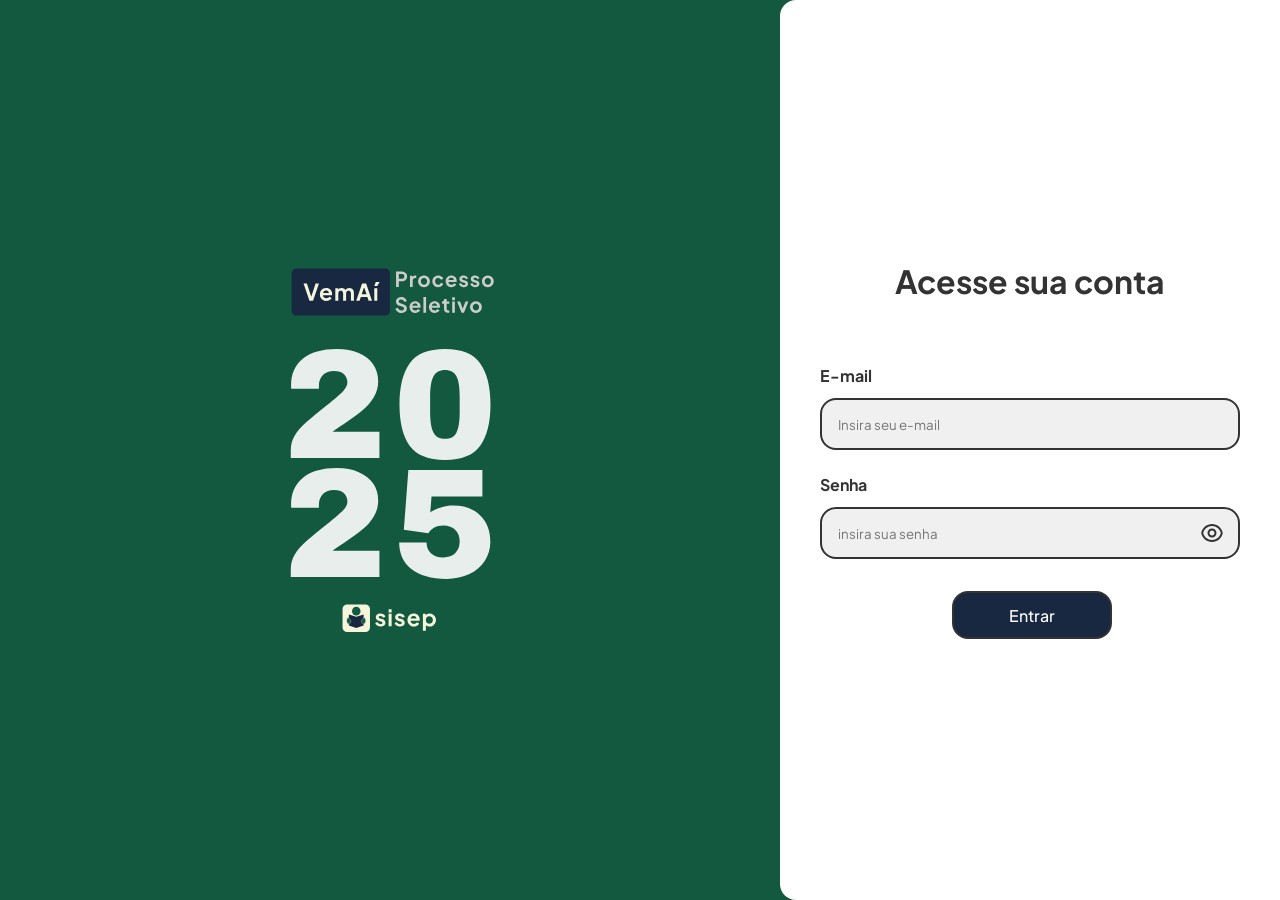
<file: SISEP/login.html>
<!DOCTYPE html>
<html lang="pt-br">
<head>
  <meta charset="UTF-8">
  <meta name="viewport" content="width=device-width, initial-scale=1.0">
  <title>Sisep Dashboard</title>
  <link rel="stylesheet" href="https://fonts.googleapis.com/css2?family=Plus+Jakarta+Sans:wght@400;500;600;700&display=swap" />

  <link rel="icon" href="logo.svg" type="image/svg">

  <style>

    * {
      font-family: 'Plus Jakarta Sans', sans-serif;
      margin: 0;
      padding: 0;
      overflow: hidden;
    }
   
    .tela {
      display: flex;
      height: 100vh;
      width: auto;
      align-items: center;
      background-color: #12593F;
    }
   
    .tela .imagemdefundo {
      display: flex;
      justify-content: center;
      width: calc(100vw - 500px);

    }
   
    .tela .coluna {
      width: 500px;
      height: 100vh;
      flex-direction: column;
      align-items: center;
      justify-content: center;
      gap: 32px;
      align-self: stretch;
      background-color: #ffffff;
      display: flex;
      position: relative;
      border-radius: 16px 0 0 16px;
    }

    .tela .titulologin {
      position: relative;
      font-weight: bold;
      color: #333333;
      font-size: 32px;
      display: flex;
      align-items:flex-start;
      margin-bottom: 32px;
    }
   
    .tela .caixa1 {
      flex-direction: column;
      gap: 200px;
      display: inline-flex;
      position: relative;
      flex: 0 0 auto;
    }
   
    .tela .tituloemail {
    width: fit-content;
    font-weight: bolder;
    color: #333333;
    font-size: 16px;
    letter-spacing: 0;
    display: flex;
    position: relative;
    align-items: flex-start;
    flex-direction: column;
    }


    .tela .titulosenha {
      width: fit-content;
      font-weight: bolder;
      color: #333333;
      font-size: 16px;
      letter-spacing: 0;
      display: flex;
      position: relative;
      margin-top: 24px;
    }
   
    input {
      color: #333333;
      font-weight: #333333;
      background-color: #f0f0f0;
      width: 400px;
      height: 48px;
      border: 2px solid #333333;
      border-radius: 16px;
      padding-left: 16px;
      margin-top: 12px;
      outline: none;
      border-style: 8px;
    }
   
    .tela .caixa2 {
      flex-direction: column;
      justify-content: center;
      display: inline-flex;
      position: relative;
      flex: 0 0 auto;
    }
   
    .botaoentrar input[type="submit"] {
      width: 160px;
      height: 48px;
      padding: 8px 24px;
      background-color: #192841;
      border-radius: 16px;
      color: white;
      font-size: 16px;
      cursor: pointer;
      word-wrap: break-word;
      font-weight: 500;
      margin-left: 31.5%;
      margin-top: 32px;
    }
   
    .password-wrapper {
      position: relative;
    }


    #icon {
      position: absolute;
      top: 50%;
      right: 16px;
      transform: translateY(-25%);
      background-size: cover;
      width: 24px;
      height: 24px;
      cursor: pointer;
      z-index: 1;
      background: url("olhofechado.svg");
    }


    #icon.hide {
      background-size: cover;
      background: url("olhoaberto.svg");
    }
  </style>
</head>


<body>
  <div class="tela">
    <img class="imagemdefundo" src="pro.svg" />
    <div class="coluna">
      <div class="titulologin">Acesse sua conta</div>
      <div class="caixa1">
        <form class="login-form" action="login.php" method="POST">
          <div class="tituloemail">
            <div class="email"></div>
            E-mail
            <input type="email" name="email" id="e-mail" placeholder="Insira seu e-mail" required>
          </div>
          <div class="caixa2">
            <div class="titulosenha">Senha</div>
            <div class="password-wrapper">
              <input type="password" name="senha" id="senha" placeholder="insira sua senha" minlength="8" required>
              <div id="icon" onclick="showHide()" class="hide"></div>
            </div>
          </div>
          <div class="botaoentrar">
            <input type="submit" name="entrar" id="entrar" value="Entrar">
          </div>
        </form>
      </div>
    </div>
  </div>


  <script>
    const password = document.getElementById('senha');
    const icon = document.getElementById('icon');
    function showHide() {
      if (password.type === 'password') {
        password.setAttribute('type','text');
        icon.classList.add('hide')
      } else {
        password.setAttribute('type', 'password');
        icon.classList.remove('hide')
      }
    }
  </script>
</body>
</html>
</file>
<file: style.css>
*{
    font-family: "Plus Jakarta Sans", sans-serif;
    font-optical-sizing: auto;
    font-weight: weight;
    font-style: normal;
    margin: 0;
    padding: 0;
    overflow: hidden;
  }
  
  
  .tela {
    display: flex;
    min-width: 400px;
    min-height: 100vh;
    align-items: center;
    justify-content: flex-end;
    position: relative;
    background-color: #12593F;
  }
  
  
  .tela .imagemdefundo {
    display: flex;
    justify-content: center;
    width: calc(100vw - 500px);
    height: 1080px;
  }
  
  
  .tela .coluna {
    width: 500px;
    flex-direction: column;
    align-items: center;
    justify-content: center;
    gap: 32px;
    align-self: stretch;
    background-color: #ffffff;
    display: inline-flex;
    position: relative;
    flex: 0 0 auto;
  }
  .tela .titulologin {
    position: relative;
    width: fit-content;
    font-family: "Plus Jakarta Sans-SemiBold", ;
    font-weight: 600;
    color: #12593F;
    font-size: 32px;
    letter-spacing: 0;
    line-height: normal;
  }
  
  
  .tela .caixa1 {
    flex-direction: column;
    align-items: ce;
    gap: 200px;
    display: inline-flex;
    position: relative;
    flex: 0 0 auto;
  }
  
  
  
  
  .tituloemail .email{
    background: url("email.svg");
    width: 16px;
    height: 16px;
    border: none;
    position: absolute;
    display: inline-flex;
    position: relative;
    margin-right: 4px;
    align-items: center;
  }
  
  
  .tela .tituloemail {
    width: fit-content;
    margin-top: -1px;
    font-family: "Plus Jakarta Sans-Regular", Helvetica;
    font-weight: 400;
    color: #000000;
    font-size: 16px;
    letter-spacing: 0;
    display: flex;
    position: relative;
    align-items: center;
   
  }
  
  
  .caixa2 .senha{
    background: url("cadeado.svg");
    width: 16px;
    height: 16px;
    border: none;
    position: absolute;
    display: flex;
    margin-top: -18px;
  }
  
  
  .tela .titulosenha {
    width: fit-content;
    margin-top: -1px;
    font-family: "Plus Jakarta Sans-Regular", Helvetica;
    font-weight: 400;
    color: #000000;
    font-size: 16px;
    letter-spacing: 0;
    display: flex;
    position: relative;
    margin-left: 20px;
  }
  
  
  input{
      background-color: #f0f0f0;
      width: 400px;
      height: 48px;
      border-radius: 8px;
      border: none;
      padding-left: 16px;
      margin-top: 12px;
      outline: none;
  }
  
  
  .tela .caixa2 {
    flex-direction: column;
    align-items: ce;
    justify-content: center;
    display: inline-flex;
    position: relative;
    flex: 0 0 auto;
  }
  
  
  .tela .esqueceusenha {
    position: relative;
    width: fit-content;
    font-family: "Plus Jakarta Sans-Regular", Helvetica;
    font-weight: 400;
    color: #000000;
    font-size: 14px;
    letter-spacing: 0;
    line-height: normal;
    margin-top: 8px;
  }
  
  
  a{
    text-decoration: none;
    color: #000000;
  }
  
  
  .botaoentrar input[type="submit"] {
    width: 240px;
    height: 48px;
    align-items: center;
    justify-content: center;
    gap: 8px;
    padding: 8px 24px;
    background-color: #F49650;
    border-radius: 8px;
    display: inline-flex;
    position: relative;
    flex: 0 0 auto;
    color: #000000;
    font-size: 16px;
    cursor: pointer;
    word-wrap: break-word;
  }
  
  
  #icon{
    position: absolute;
    top: 50%;
    right: 24px;
    transform: translateY(-50%);
    background: url("olhoaberto.svg");
    background-size: cover;
    width: 24px;
    height: 24px;
    cursor: pointer;
  }
  #icon.hide{
    background: url("olhofechado.svg");
    background-size: cover;
  }
</file>
